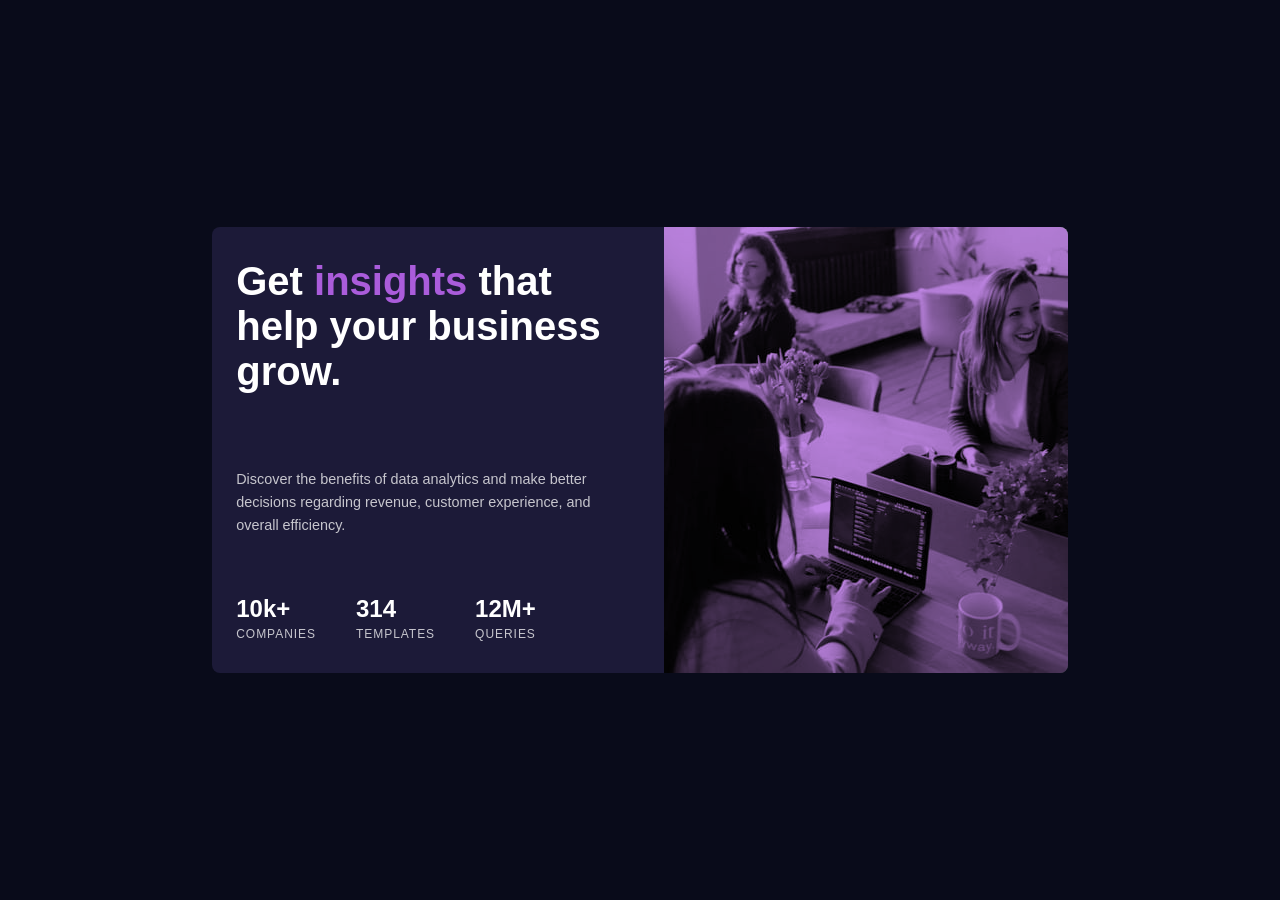
<file: Task0/index.html>
<!DOCTYPE html>
<html lang="en">

<head>
    <meta charset="UTF-8">
    <meta name="viewport" content="width=device-width, initial-scale=1.0">
    <title>Task 0</title>
    <link rel="stylesheet" href="/Task0/styles.css">
</head>

<body>
    <main class="card-container">

        <div class="card-image">
            <div class="image-overlay"></div>
        </div>

        <div class="card-content">
            <h1 class="card-title">Get <span class="highlight">insights</span> that help your business grow.</h1>
            <p class="card-description">
                Discover the benefits of data analytics and make better decisions regarding revenue, customer
                experience, and overall efficiency.
            </p>

            <div class="card-stats">
                <div class="stat-item">
                    <span class="stat-number">10k+</span>
                    <span class="stat-label">COMPANIES</span>
                </div>
                <div class="stat-item">
                    <span class="stat-number">314</span>
                    <span class="stat-label">TEMPLATES</span>
                </div>
                <div class="stat-item">
                    <span class="stat-number">12M+</span>
                    <span class="stat-label">QUERIES</span>
                </div>
            </div>
        </div>

    </main>

</body>

</html>
</file>
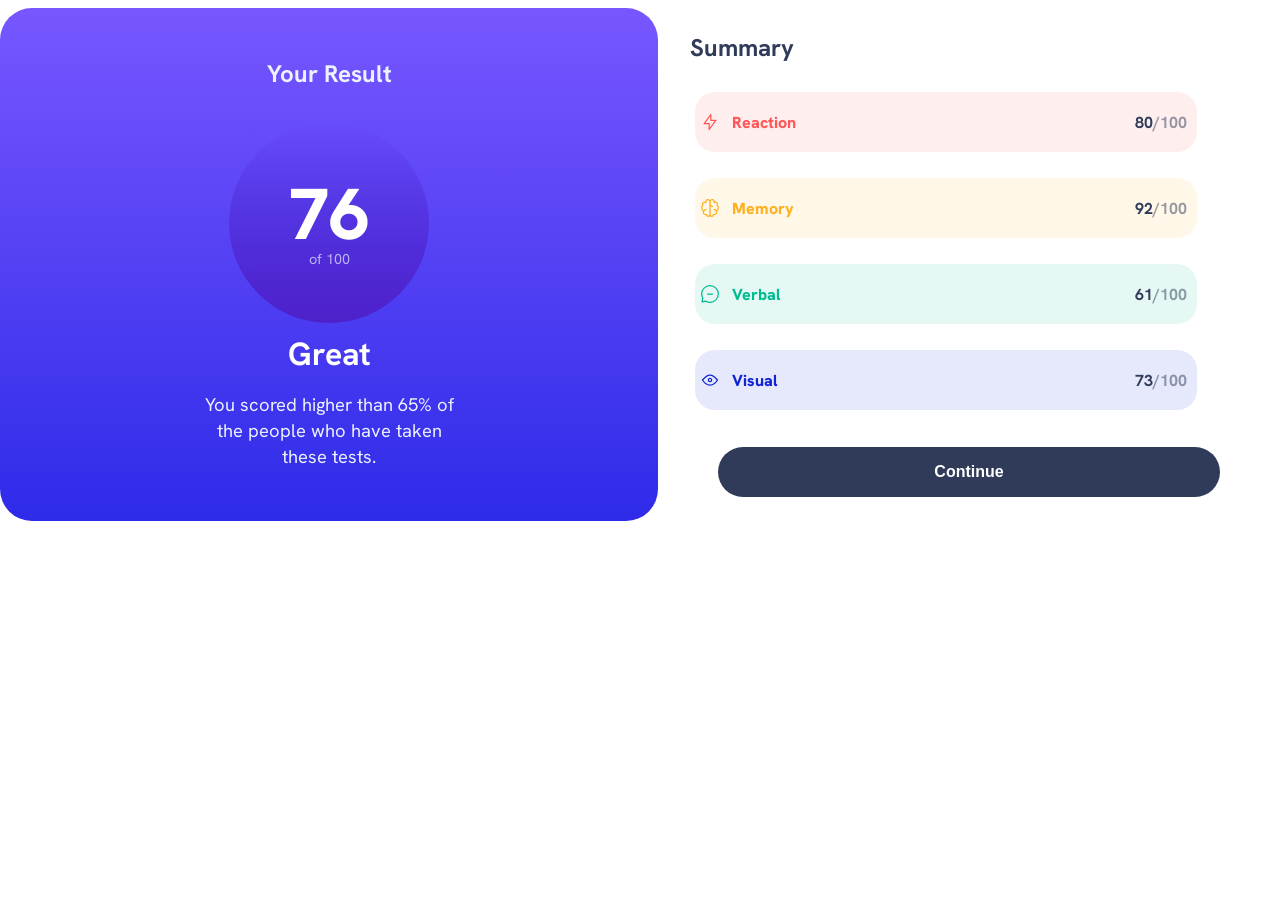
<file: Task2/index.html>
<!DOCTYPE html>
<html lang="en">

<head>
    <meta charset="UTF-8">
    <meta name="viewport" content="width=device-width, initial-scale=1.0">
    <title>Task 2</title>
    <link rel="icon" href="/Public/images/favicon-32x32.png" type="image/x-icon">
    <link rel="preconnect" href="https://fonts.googleapis.com">
    <link rel="preconnect" href="https://fonts.gstatic.com" crossorigin>
    <link
        href="https://fonts.googleapis.com/css2?family=Fraunces:ital,opsz,wght@0,9..144,100..900;1,9..144,100..900&family=Hanken+Grotesk:ital,wght@0,100..900;1,100..900&family=Montserrat:ital,wght@0,100..900;1,100..900&display=swap"
        rel="stylesheet">
    <link rel="stylesheet" href="/Task2/styles.css">
</head>

<body>
    <main>
        <div class="container">
            <section class="section1">
                <h1 class="title1">Your Result</h1>
                <div class="circle">
                    <div class="total-score">76</div>
                    <div class="out-of-score">of 100</div>
                </div>
                <p class="grade">Great</p>
                <p class="feedback">You scored higher than 65% of the people who have taken these tests.</p>
            </section>

            <section class="section2">
                <h2 class="title2">
                    Summary
                </h2>
                <ul class="list">
                    <li class="reaction">
                        <div class="category">
                            <img src="/Task2/Public/images/icon-reaction.svg" alt="Reaction Icon">Reaction
                        </div>
                        <div class="score">80 <div class="max-score">/100</div>
                    </li>
                    <li class="memory">
                        <div class="category"> <img src="/Task2/Public/images/icon-memory.svg" alt="Memory Icon">Memory
                        </div>
                        <div class="score">92 <div class="max-score">/100</div>
                        </div>
                    </li>
                    <li class="verbal">
                        <div class="category"><img src="/Task2/Public/images/icon-verbal.svg" alt="Verbal Icon">Verbal
                        </div>
                        <div class="score">61 <div class="max-score">/100</div>
                        </div>
                    </li>
                    <li class="visual">
                        <div class="category"><img src="/Task2/Public/images/icon-visual.svg" alt="Visual Icon">Visual
                        </div>
                        <div class="score">73<div class="max-score">/100</div>
                        </div>
                    </li>
                </ul>
                <button class="btn">Continue</button>
            </section>
        </div>
    </main>
</body>

</html>
</file>
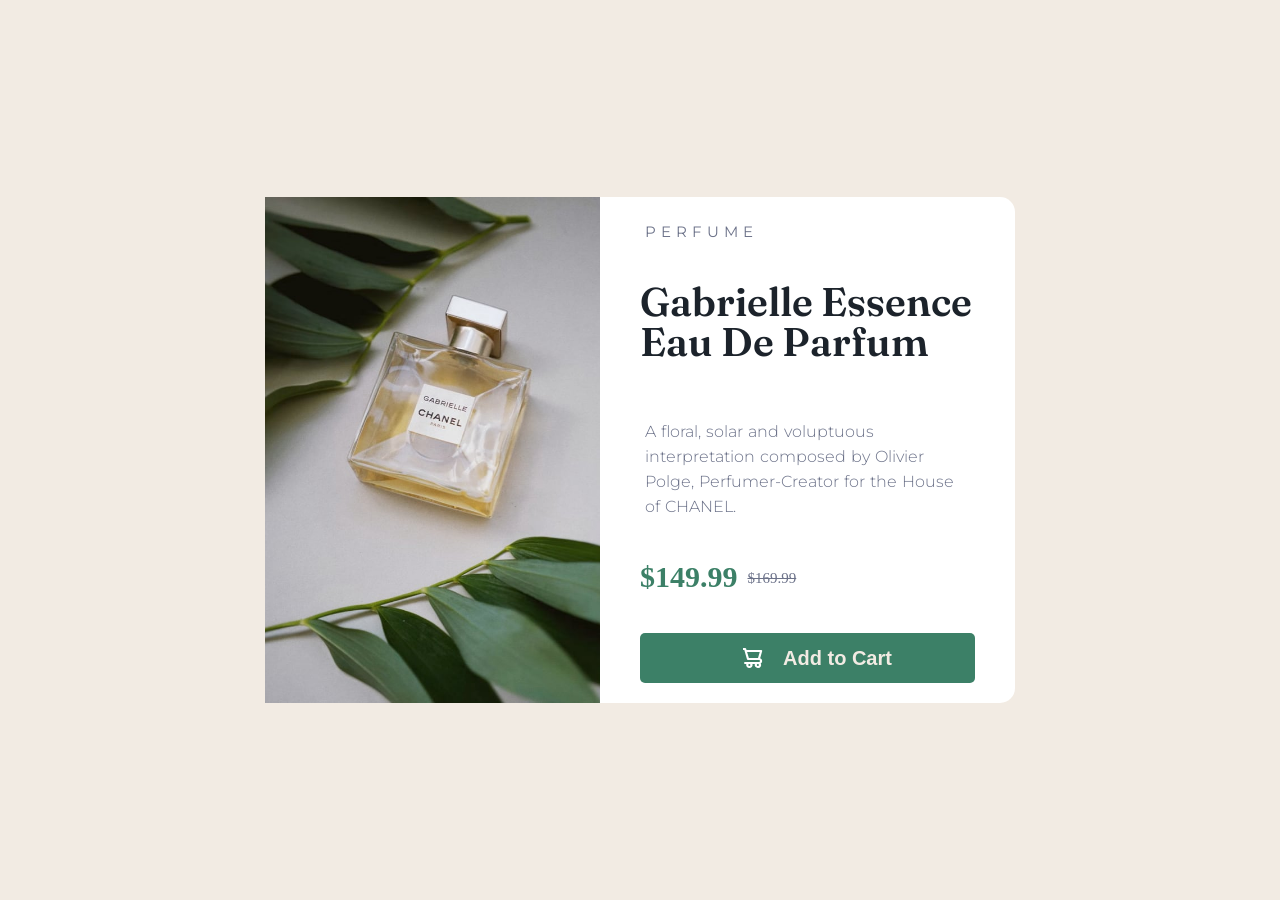
<file: Task3/index.html>
<!DOCTYPE html>
<html lang="en">

<head>
    <meta charset="UTF-8">
    <meta name="viewport" content="width=device-width, initial-scale=1.0">
    <title>Task 3</title>
    <link rel="preconnect" href="https://fonts.googleapis.com">
    <link rel="preconnect" href="https://fonts.gstatic.com" crossorigin>
    <link href="https://fonts.googleapis.com/css2?family=Montserrat:ital,wght@0,100..900;1,100..900&display=swap"
        rel="stylesheet">

    <link
        href="https://fonts.googleapis.com/css2?family=Fraunces:ital,opsz,wght@0,9..144,100..900;1,9..144,100..900&family=Montserrat:ital,wght@0,100..900;1,100..900&display=swap"
        rel="stylesheet">
    <link rel="stylesheet" href="style.css">
    </link>
</head>

<body>
    <div class="container">
        <div class="card">
            <div class="left">
                <img src="/Task3/public/images/image-product-desktop.jpg" class="product">
            </div>
            <div class="right">
                <p class="one">PERFUME</p>
                <h1 class="h1">Gabrielle Essence Eau De Parfum</h1>
                <p class="two">A floral, solar and voluptuous interpretation composed by Olivier Polge, Perfumer-Creator
                    for the House of CHANEL.</p>
                <div class="footer">
                    <h1 class="h2">$149.99</h1><span><del>$169.99</del></span>
                </div>

                <button><img src="/Task3/public/images/icon-cart.svg">
                    Add to Cart
                </button>
            </div>
        </div>
    </div>
</body>

</html>
</file>
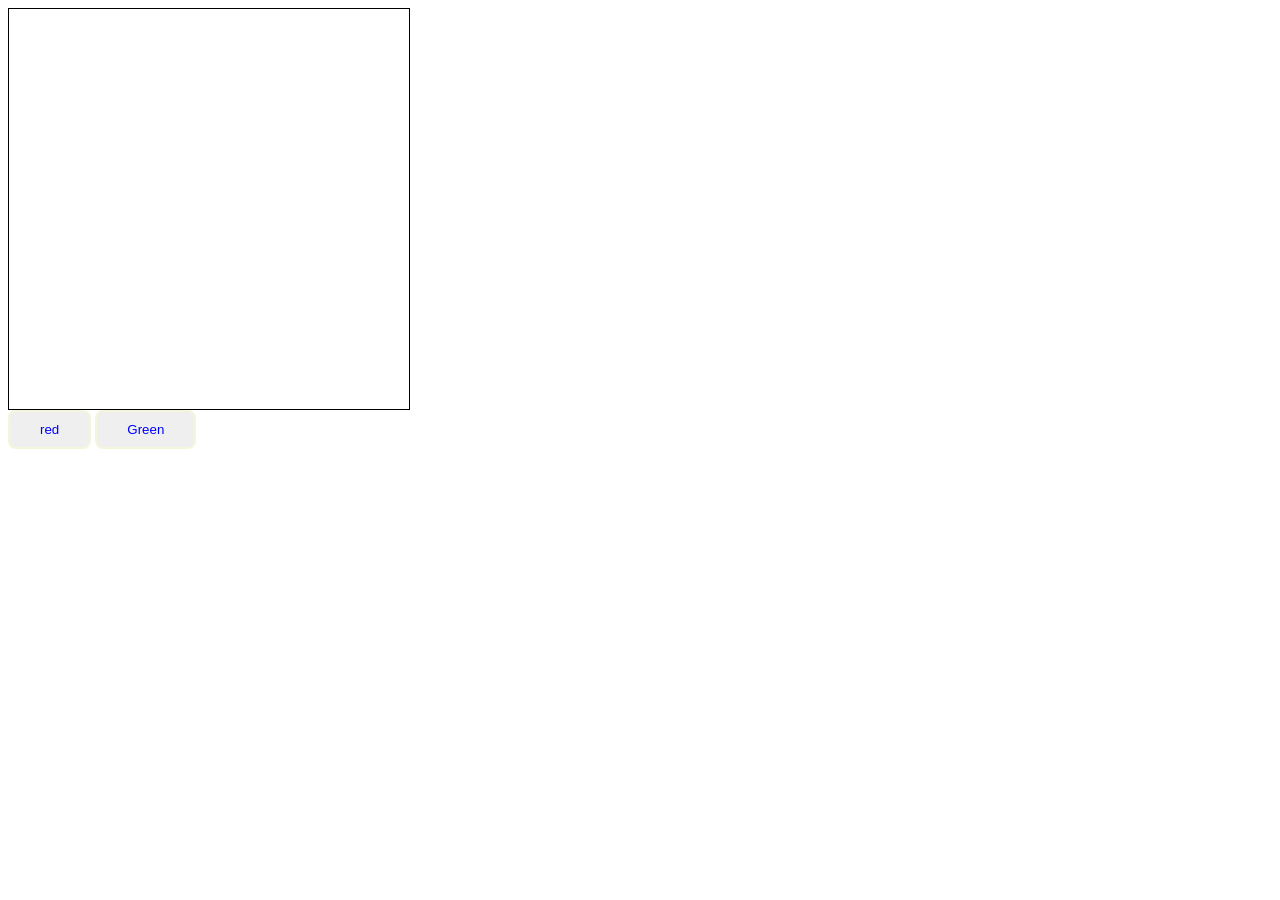
<file: JStask/one.html>
<!DOCTYPE html>
<html lang="en">

<head>
    <meta charset="UTF-8">
    <meta name="viewport" content="width=device-width, initial-scale=1.0">
    <title>Document</title>
</head>
<style>
    div {
        width: 400px;
        height: 400px;
        border: 1px solid black;
    }

    button {
        color: blue;
        border: 2px solid beige;
        padding: 10px 30px;
        border-radius: 8px;
    }
</style>

<body>
    <div></div>
    <button id="red">red</button>
    <button id="green">Green</button>
</body>
<script>
    // const randomColor = function () {
    //     const hex = "0123456789ABCDEF"
    //     let color = "#"
    //     for (let i = 0; i < 6; i++) {
    //         color += hex[Math.floor(Math.random() * 16)]
    //     }
    //     return color
    // }


    // document.querySelector('button').addEventListener('click', (e) => {

    //     console.log(e);
    // })
    // function startChangingColor() {
    //     document.querySelector('div').style.backgroundColor = randomColor()
    // }
    // document.querySelector('#color').addEventListener('click', startChangingColor)

    const red = "#ff0000";
    const green = "#008000";

    document.querySelector('#red').addEventListener('click', function () {
        document.querySelector('div').style.backgroundColor = red
    })

    document.querySelector('#green').addEventListener('click', function () {
        document.querySelector('div').style.backgroundColor = green
    })

</script>

</html>
</file>
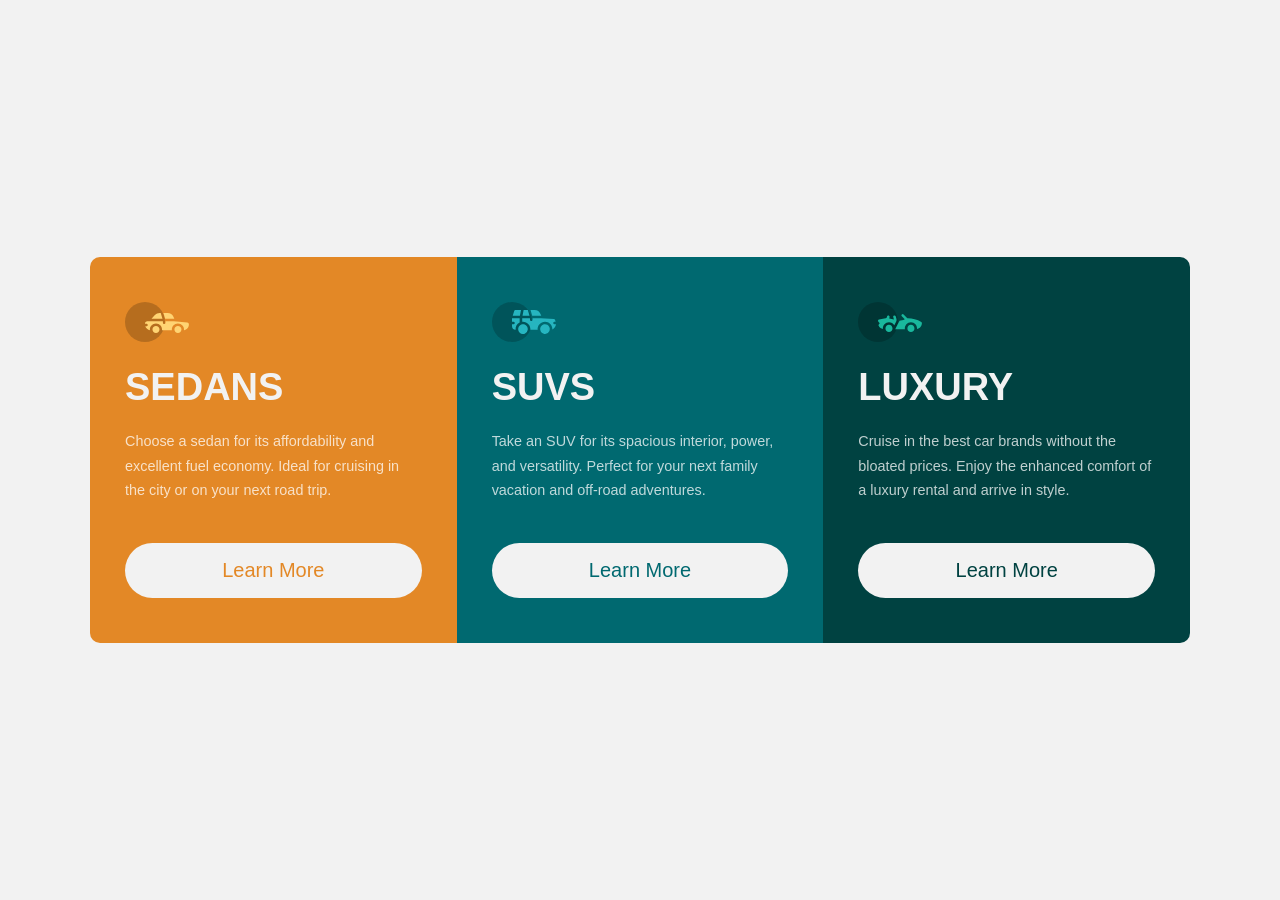
<file: Task1/card.html>
<!DOCTYPE html>
<html lang="en">

<head>
    <meta charset="UTF-8">
    <meta name="viewport" content="width=device-width, initial-scale=1.0">
    <title>Task 1</title>
    <link rel="stylesheet" href="/Task1/styles.css">
</head>

<body>
    <div class="card-container">
        <div class="card card1">
            <img src="/Task1/public/images/icon-sedans.svg">
            <h2>SEDANS</h2>
            <p>Choose a sedan for its affordability and excellent fuel economy. Ideal for cruising in the city or on
                your next road trip.</p>
            <button class="one">Learn More</button>
        </div>
        <div class="card card2">
            <img src="/Task1/public/images/icon-suvs.svg">
            <h2>SUVS</h2>
            <p>Take an SUV for its spacious interior, power, and versatility. Perfect for your next family vacation and
                off-road adventures.</p>
            <button class="two">Learn More</button>
        </div>
        <div class="card card3">
            <img src="/Task1/public/images/icon-luxury.svg">
            <h2>LUXURY</h2>
            <p>Cruise in the best car brands without the bloated prices. Enjoy the enhanced comfort of a luxury
                rental and arrive in style.</p>
            <button class="three">Learn More</button>
        </div>
    </div>
</body>

</html>
</file>
<file: Task0/styles.css>
:root {
     --primary-Navy: hsl(233, 47%, 7%);
     --primary-Blue: hsl(244, 37%, 16%);
     --primary-Purple: hsl(277, 64%, 61%);
     --primary-heading: hsl(0, 0%, 100%);
     --primary-paragraph: hsla(0, 0%, 100%, 0.75);
     --primary-stat: hsla(0, 0%, 100%, 0.6);
 }

 * {
     margin: 0;
     padding: 0;
     box-sizing: border-box;


 }

 body {
     background-color: var(--primary-Navy);
     min-height: 100vh;
     display: flex;
     justify-content: center;
     align-items: center;
     padding: 20px;
     font-family: 'Inter', sans-serif;
 }


 .card-container {
     background-color: var(--primary-Blue);
     max-width: 327px;
     border-radius: 8px;
     overflow: hidden;
     display: flex;
     flex-direction: column;
     text-align: center;
 }

 .card-image {
     background-image: url('./public/images/image-header-mobile.jpg');
     background-size: cover;
     background-position: center;
     min-height: 240px;
     position: relative;
 }

 .image-overlay {
     position: absolute;
     inset: 0;
     background-color: var(--primary-Purple);
     mix-blend-mode: multiply;
     opacity: .75;
 }

 .card-content {
     display: flex;
     flex-direction: column;
     gap: 32px;
     padding: 32px 24px;
 }

 .card-title {
     color: var(--primary-heading);
     font-size: 1.75rem;
     margin-bottom: 16px;
     font-weight: 700;
 }

 .highlight {
     color: var(--primary-Purple);
 }

 .card-description {
     color: var(--primary-paragraph);
     font-size: 0.9rem;
     line-height: 1.6;
 }

 .card-stats {
     display: flex;
     flex-direction: column;
     gap: 24px;
 }

 .stat-number {
     display: block;
     color: var(--primary-heading);
     font-size: 1.5rem;
     font-weight: 700;
 }

 .stat-label {
     display: block;
     color: var(--primary-paragraph);
     font-size: 0.75rem;
     letter-spacing: .08em;
     margin-top: 4px;
 }

 @media (min-width: 768px) {

     .card-container {
         max-width: 1010px;
         flex-direction: row-reverse;
         text-align: left;
         min-height: 446px;

     }

     .card-image,
     .card-content {
         flex: 1;
     }

     .card-image {
         background-image: url('./public/images/image-header-desktop.jpg');
     }

     .card-content {

         justify-content: space-between;
     }

     .card-title {
         font-size: 2.5rem;
     }

     .card-description {
         max-width: 370px;
     }

     .card-stats {
         flex-direction: row;
         gap: 40px;
     }
 }

 @media (min-width: 1440px) {
     .card-container {
         max-width: 1110px;
     }

     .card-content {
         padding: 40px;
     }

 }
</file>
<file: Task2/styles.css>
:root {
    --danger-red: hsl(0, 100%, 67%);
    --warning-Orangey: hsl(39, 100%, 56%);
    --success-Green: hsl(166, 100%, 37%);
    --secondary-blue: hsl(234, 85%, 45%);


    --slate-blue-background: hsl(252, 100%, 67%);
    --royal-blue-background: hsl(241, 81%, 54%);
    --violet-blue-circle: hsla(256, 72%, 46%, 1);
    --persian-blue-circle: hsla(241, 72%, 46%, 0);

    --primary-White: hsl(0, 0%, 100%);
    --pale-blue: hsl(221, 100%, 96%);
    --light-lavender: hsl(241, 100%, 89%);
    --dark-gray-blue: hsl(224, 30%, 27%);

    --ff-base: 'Hanken Grotesk', sans-serif;
}

* {
    margin: 0;
    padding: 0;
    box-sizing: border-box;
}


body {
    min-height: 100vh;
    font-family: var(--ff-base);
}

main {
    max-width: 100%;
    height: 100%;
    display: flex;
    justify-content: center;
    align-items: center;
}

.container {
    max-width: 100%;
    background: var(--primary-White);
    display: flex;
    flex-direction: column;
    text-align: center;
    border-radius: 2rem 2rem;
}

.section1 {
    width: 100%;
    background: linear-gradient(var(--slate-blue-background), var(--royal-blue-background));
    border-radius: 0rem 0rem 2rem 2rem;
    padding: 50px;
    display: flex;
    flex-direction: column;
    align-items: center;
}

.circle {
    width: 200px;
    height: 200px;
    border-radius: 50%;
    background: linear-gradient(var(--persian-blue-circle), var(--violet-blue-circle));
    display: flex;
    flex-direction: column;
    justify-content: center;
    align-items: center;
}

.title1 {
    font-size: 1.1rem;
    font-weight: 700;
    margin-bottom: 1.5rem;
    color: var(--pale-blue);
}

.total-score {
    font-size: 3.5rem;
    font-weight: 800;
    color: var(--primary-White);
    font-family: var(--ff-base);
    line-height: 1;
}

.out-of-score {
    font-size: 0.9rem;
    opacity: 0.7;
    color: var(--pale-blue);
}

.grade {
    font-size: 1.7rem;
    font-weight: 700;
    color: var(--primary-White);
    margin-bottom: 0.5rem;
}

.feedback {
    line-height: 1.4;
    max-width: 260px;
    margin: 0;
    color: var(--pale-blue);
}

.section2 {
    border-radius: 2rem;
    padding: 2rem;
    height: auto;
    background: var(--primary-White);
    color: var(--persian-blue-circle);
}

.title2 {
    font-weight: 700;
    margin-bottom: 1.5rem;
    text-align: left;
    color: var(--dark-gray-blue);
}

.list {
    list-style: none;
    display: flex;
    flex-direction: column;
    gap: 1rem;
    margin-bottom: 2rem;
}

li {
    width: 100%;
    height: 60px;
    padding: 5px;
    border-radius: 20px;
}

.category {
    display: flex;
    align-items: center;
    gap: 0.75rem;
    font-weight: 800;
}

.reaction {
    width: 90%;
    background: hsla(0, 100%, 67%, 0.1);
    color: var(--danger-red);
    display: flex;
    margin: 5px;
    justify-content: space-between;
    align-items: center;
}

.memory {
    width: 90%;
    display: flex;
    margin: 5px;
    justify-content: space-between;
    align-items: center;
    background: hsla(39, 100%, 56%, 0.1);
    color: var(--warning-Orangey);
}

.verbal {
    width: 90%;
    display: flex;
    margin: 5px;
    justify-content: space-between;
    align-items: center;
    background: hsla(166, 100%, 37%, 0.1);
    color: var(--success-Green);
}

.visual {
    width: 90%;
    display: flex;
    margin: 5px;
    justify-content: space-between;
    align-items: center;
    background: hsla(234, 85%, 45%, 0.1);
    color: var(--secondary-blue);
}

.score {
    font-weight: 700;
    padding: 5px;
    display: flex;
    justify-content: center;
    align-items: center;
    color: var(--dark-gray-blue);
}

.score .max-score {
    opacity: 0.5;
}

.btn {
    background-color: var(--dark-gray-blue);
    color: var(--primary-White);
    border: none;
    padding: 1rem;
    border-radius: 2rem;
    font-size: 1rem;
    font-weight: 700;
    cursor: pointer;
    width: 90%;
    transition: background-color 0.3s ease;
}

.btn:hover {
    background: var(--slate-blue-background);
}

@media (min-width: 768px) {
    main {
        width: auto;
        display: flex;
        justify-content: center;
        align-items: center;

    }

    .container {
        flex-direction: row;
        justify-content: center;
        align-items: center;
        width: 100%;
        max-width: 100%;
        border-radius: 2rem;
    }

    .section1 {
        border-radius: 2rem;
        gap: 10px;
    }

    .title1 {
        font-size: 1.5rem;
    }

    .circle {
        width: 200px;
        height: 200px;

    }

    .total-score {
        font-size: 4.5rem;
        display: flex;
        justify-content: center;
        align-items: center;
    }

    .grade {
        font-size: 2rem;
    }

    .feedback {
        font-size: 1.15rem;
    }

    .section1,
    .section2 {
        flex: 1;
    }

}
</file>
<file: Task3/style.css>
:root {
    --primary-Green: hsl(158, 36%, 37%);
    --primary-Green-heading: hsl(158, 42%, 18%);
    --primary-Black: hsl(212, 21%, 14%);
    --primary-Grey: hsl(228, 12%, 48%);
    --primary-Cream: hsl(30, 38%, 92%);
    --primary-White: hsl(0, 0%, 100%);
}

* {
    margin: 0;
    padding: 0;
    box-sizing: border-box;
}

body {
    background: var(--primary-Cream);
    font-size: 15px;
}

.container {
    width: 100%;
    min-height: 100vh;
    display: flex;
    justify-content: center;
    align-items: center;
}

.container .card {
    width: 90%;
    max-width: 750px;
    display: flex;
    background: var(--primary-White);
    border-radius: 15px;
}

.container .card .left {
    position: relative;
}

.left img {
    width: 100%;
    height: 100%;
    object-fit: cover;
}

.left,
.right {
    flex: 1;
}

.container .card .right {
    padding: 20px 40px;
    display: flex;
    flex-direction: column;
    justify-content: space-between;
    gap: 10px;
}

.one {
    letter-spacing: 5px;
    margin: 5px 5px;
    font-family: Montserrat, sans-serif;
    color: var(--primary-Grey);
    text-transform: uppercase;
}

.h1 {
    font-size: 40px;
    font-weight: 600;
    font-family: Fraunces, sans-serif;
    color: var(--primary-Black);
    margin-bottom: 15px;
    line-height: 40px;
}

.two {
    font-weight: 300;
    font-size: 16px;
    color: var(--primary-Grey);
    font-family: Montserrat, sans-serif;
    word-spacing: 1px;
    text-align: left;
    padding: 5px;
    line-height: 25px;
}

.footer {
    display: flex;
}

.h2 {
    color: var(--primary-Green);
    font-weight: 700;
}

span {
    margin: 10px;
    color: var(--primary-Grey);
}

button {
    padding: 10px;
    border-radius: 5px;
    border: 0;
    outline: 0;
    font-size: 20px;
    font-weight: 700;
    background-color: var(--primary-Green);
    color: var(--primary-Cream);
    display: flex;
    justify-content: center;
    align-items: center;
}

button img {
    width: 20px;
    height: 20px;
    margin: 5px 20px;
    text-align: left;
}

@media screen and (max-width: 600px) {

    .card {
        display: flex;
        flex-direction: column;
        margin: 30px;
    }

    .left img {
        border-radius: 15px 15px 0px 0px;
    }

    .one {
        letter-spacing: 1px;
    }

    .h1 {
        font-size: 25px;
    }

    .two {
        font-size: 13px;
    }

    button {
        width: 200px;
        font-size: 15px;
    }

    button img {
        width: 15px;
        height: 15px;
    }
}

@media screen and (max-width: 800px) {
    .h1 {
        font-size: 28px !important;
    }

    .one {
        font-size: 12px;
    }

    .two {
        font-size: 13px;
        padding: 0px;
        line-height: 20px;
    }

    .footer {
        font-size: 14px;
    }

    button {
        padding: 13px 0px;
        width: 100%;
        height: auto;
        font-size: 20px;
    }
}
</file>
<file: Task1/styles.css>
:root {
    --primary-Gold: hsl(31, 77%, 52%);
    --primary-Cyan: hsl(184, 100%, 22%);
    --primary-Green: hsl(179, 100%, 13%);
    --primary-Transparent: hsla(0, 0%, 100%, 0.75);
    --primary-Gray: hsl(0, 0%, 95%);

}

* {
    margin: 0;
    padding: 0;
    box-sizing: border-box;
    font-family: "Lexend Deca", sans-serif;
}

body {
    background: var(--primary-Gray);
    min-height: 100vh;
    display: flex;
    justify-content: center;
    align-items: center;
}

.card-container {
    max-width: 1100px;
    margin: 10px;
    border-radius: 10px;
    overflow: hidden;
    display: flex;
}

.card {
    flex: 1;
    background: var(--primary-Gray);
    text-align: left;
    padding: 45px 35px;
}

.card img {
    width: 64px;
}

.card h2 {
    font-size: 2.375rem;
    margin: 20px 0;
    color: var(--primary-Gray);
    font-family: "Big Shoulders Display", sans-serif;
    text-transform: uppercase;
}

.card p {
    color: var(--primary-Transparent);
    font-size: .9rem;
    margin-bottom: 40px;
    line-height: 1.7;
}

button {
    max-width: 300px;
    width: 100%;
    padding: 16px 32px;
    border-radius: 30px;
    border: none;
    font-size: 20px;
    background-color: var(--primary-Gray);
    cursor: pointer;
}

button:hover {
    opacity: 0.9;
}

button:focus-visible {
    outline: 2px solid var(--primary-Gray);
    outline-offset: 2px;
}

.one {
    color: var(--primary-Gold);
}

.two {
    color: var(--primary-Cyan);
}

.three {
    color: var(--primary-Green);
}

.card1 {
    background: var(--primary-Gold);
}

.card2 {
    background: var(--primary-Cyan);
}

.card3 {
    background: var(--primary-Green);

}


@media (max-width:992px) {
    .card {
        padding: 35px 25px;
    }

    .card h2 {
        font-size: 2rem;
    }

    .card p {
        font-size: 0.95rem;
    }

}

@media screen and (max-width:768px) {

    .card {
        flex: 1;
    }

    .card h2 {
        font-size: 1.8rem;
    }

    .card p {
        margin-bottom: 30px;
    }

}

@media (max-width:570px) {

    .card-container {
        flex-direction: column;
        justify-content: center;

        width: 100%;
        max-width: 400px;
    }

    .card h2 {
        font-size: 1.5rem;
    }

    .card p {
        font-size: 0.9rem;
    }

    .card button {
        font-size: 1rem;
    }

}
</file>
